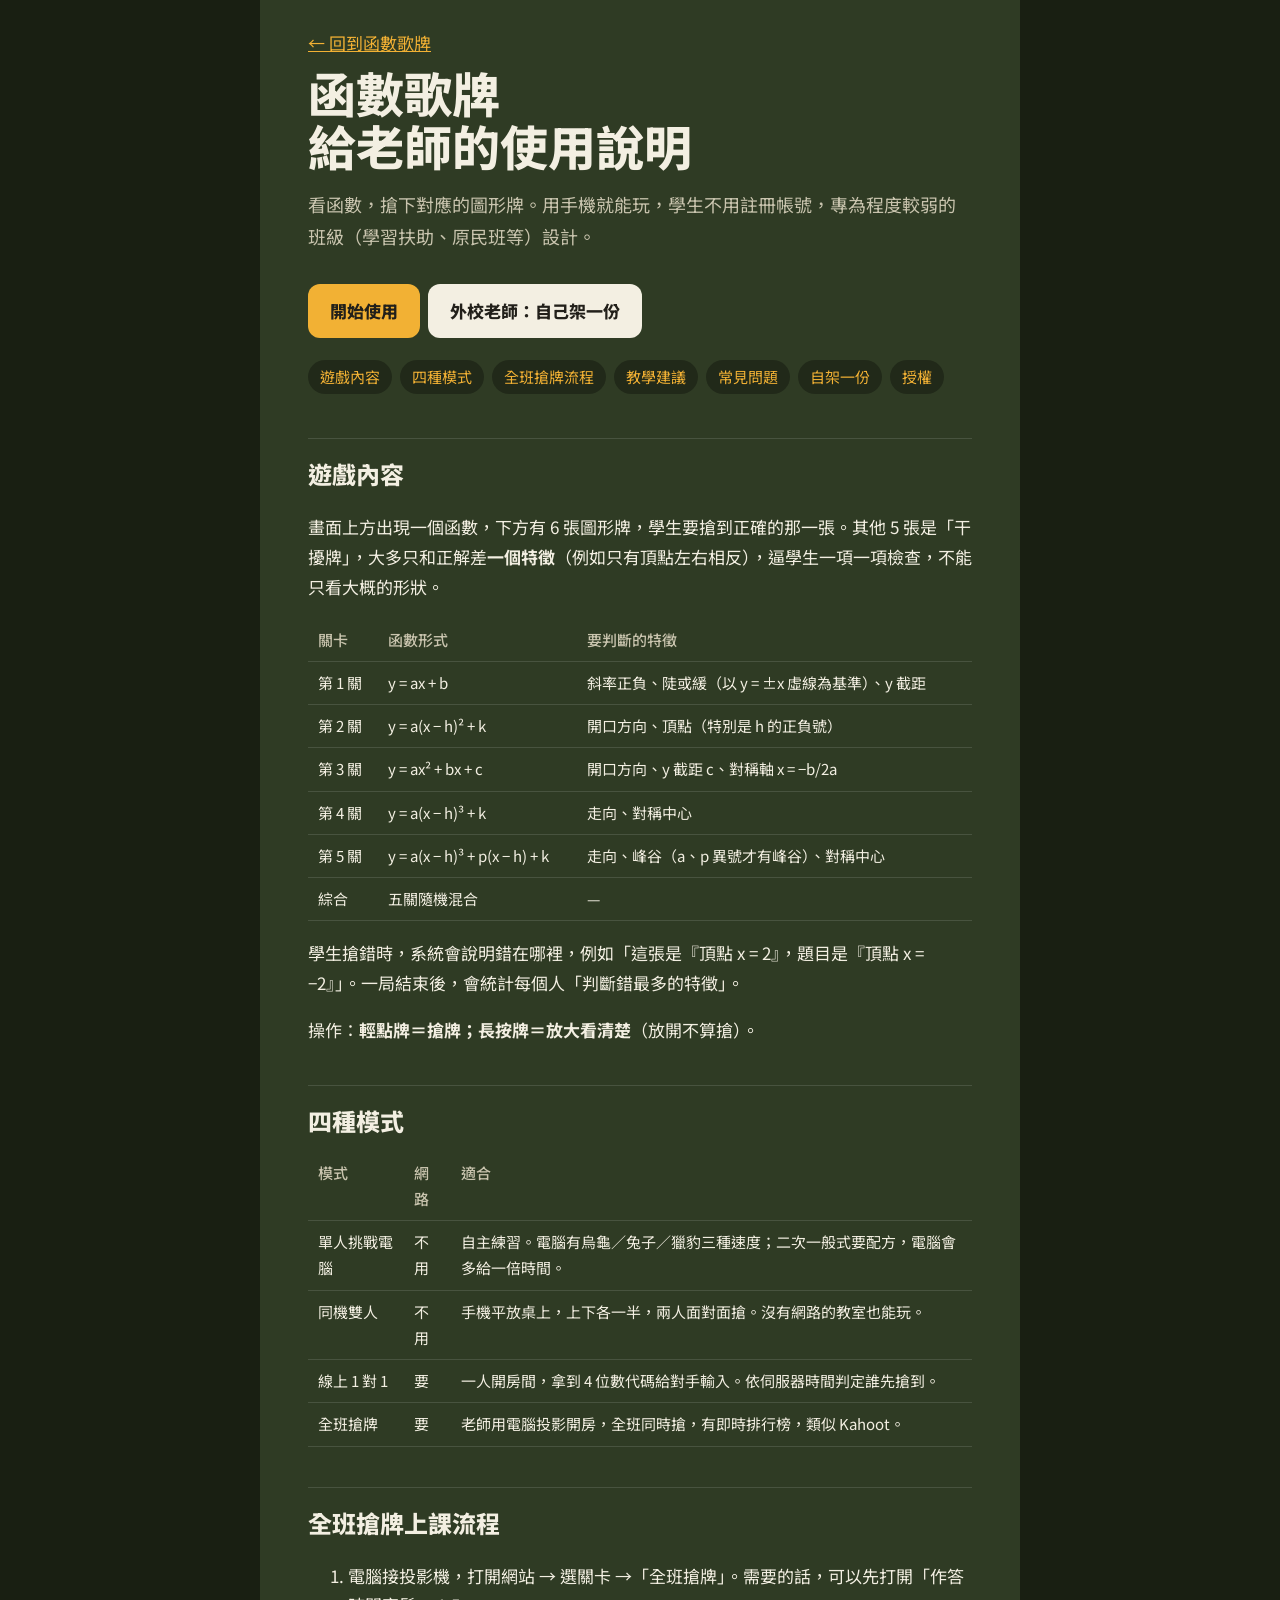
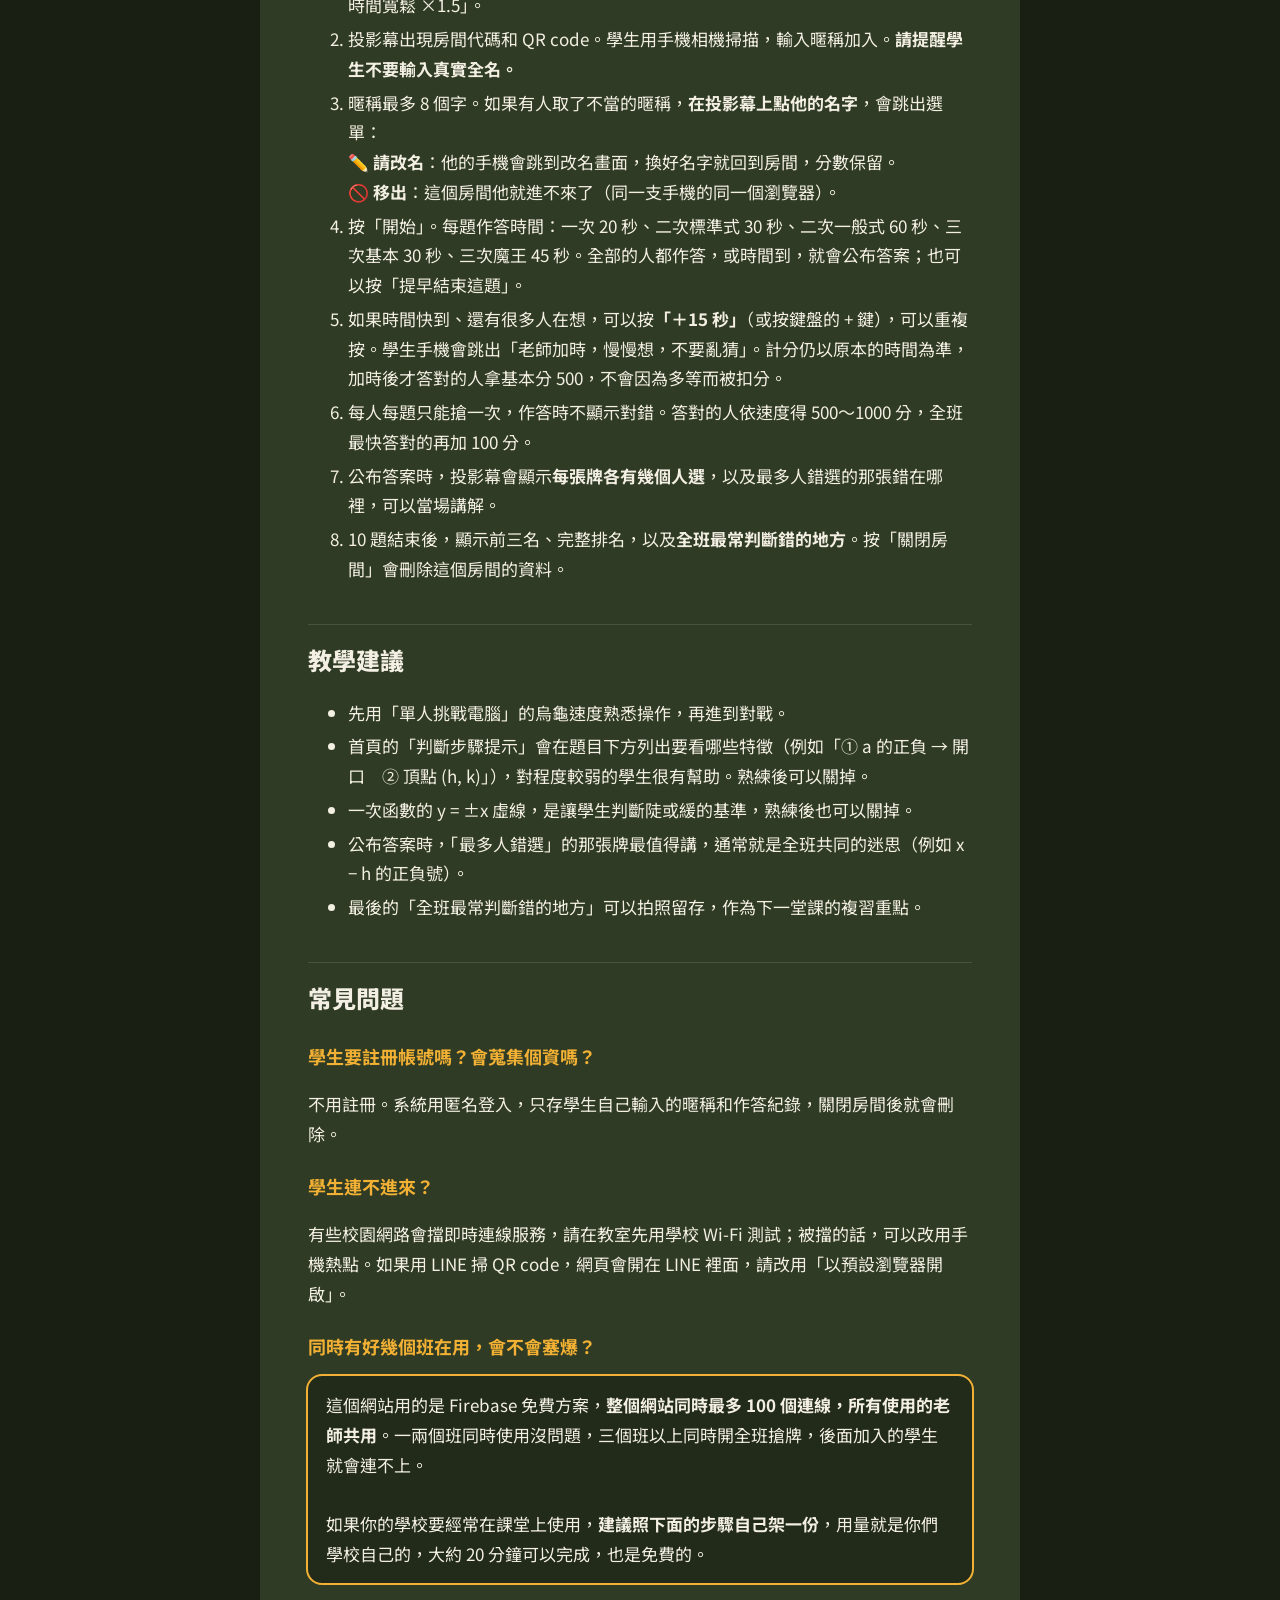
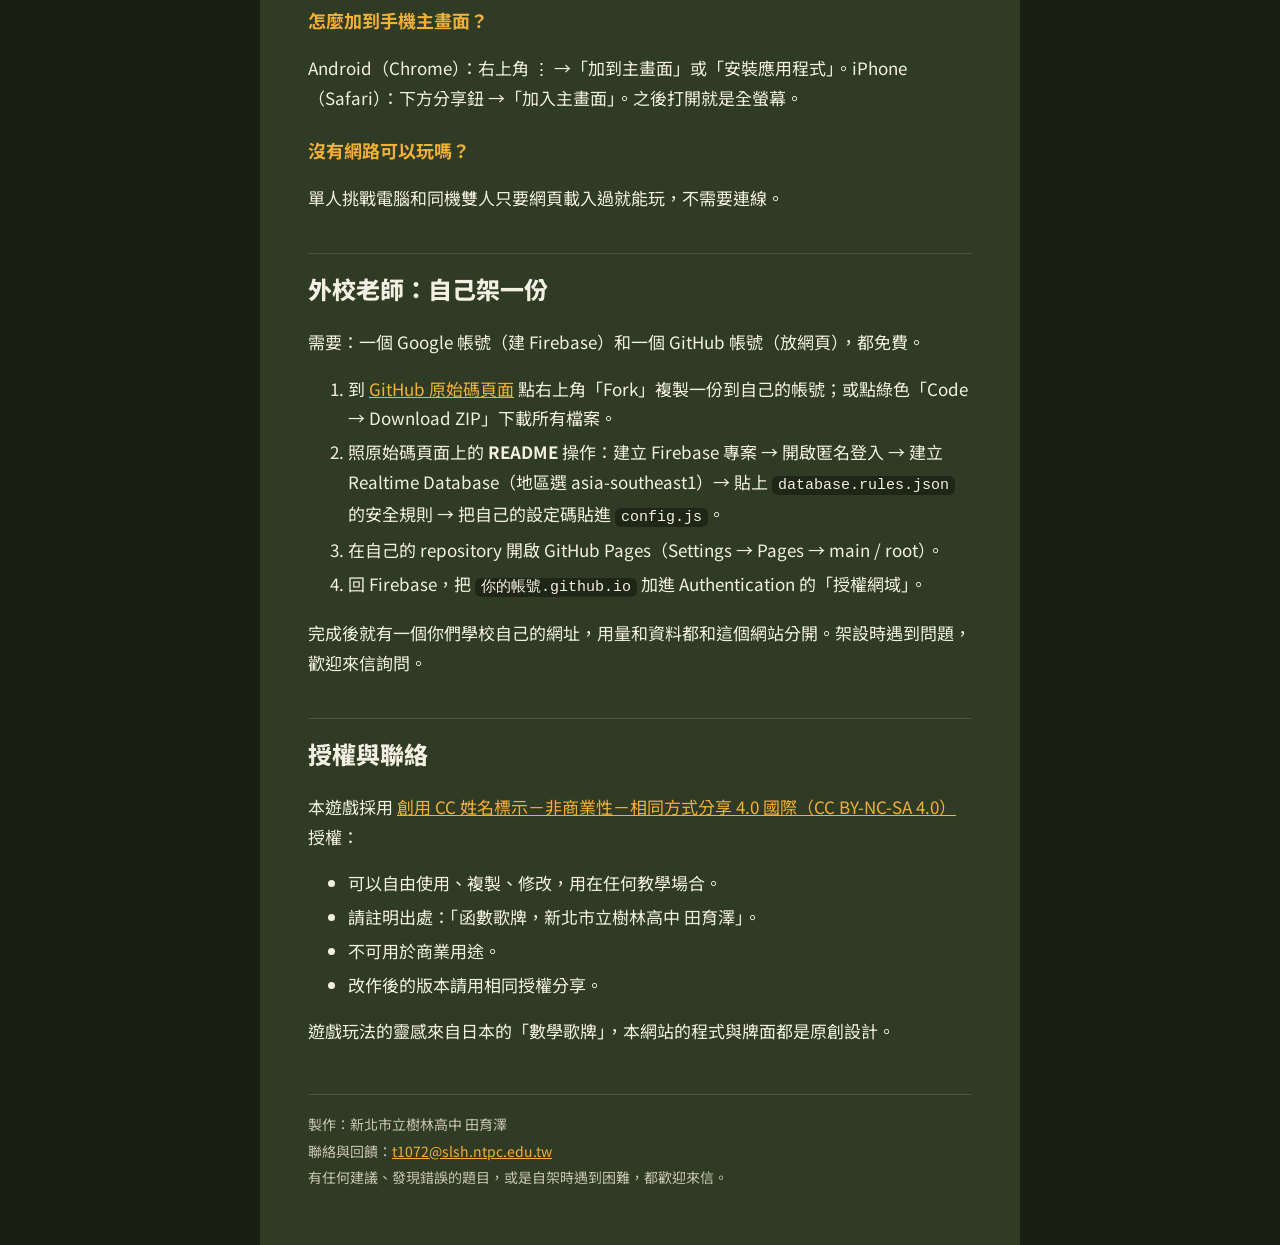
<file: guide.html>
<!DOCTYPE html>
<html lang="zh-Hant">
<head>
<meta charset="utf-8">
<meta name="viewport" content="width=device-width,initial-scale=1">
<meta name="theme-color" content="#191f12">
<title>函數歌牌｜給老師的使用說明</title>
<link rel="icon" href="icon-192.png">
<link rel="preconnect" href="https://fonts.googleapis.com">
<link href="https://fonts.googleapis.com/css2?family=Noto+Sans+TC:wght@500;800&display=swap" rel="stylesheet">
<style>
:root{--ground:#2f3b24;--edge:#191f12;--paper:#f3efe2;--muted:#c9c4ae;--A:#f2b134;--card:#fbf7ec;--ink:#22201a}
*{box-sizing:border-box}
body{margin:0;background:var(--edge);color:var(--paper);font:17px/1.75 "Noto Sans TC","PingFang TC","Microsoft JhengHei",sans-serif}
.wrap{max-width:760px;margin:0 auto;background:var(--ground);min-height:100vh;padding:28px clamp(18px,5vw,48px) 60px}
h1{font-size:clamp(34px,6vw,48px);line-height:1.1;margin:8px 0 6px;font-weight:800}
h2{font-size:24px;margin:40px 0 10px;font-weight:800;padding-top:14px;border-top:1px solid rgba(255,255,255,.12)}
h3{font-size:18px;margin:22px 0 6px;color:var(--A)}
p,li{color:var(--paper)}
.lead{color:var(--muted);font-size:18px}
a{color:var(--A)}
.btn{display:inline-block;margin:14px 8px 0 0;padding:12px 22px;border-radius:12px;background:var(--A);color:var(--ink);font-weight:800;text-decoration:none}
.btn.alt{background:var(--paper)}
.toc{display:flex;flex-wrap:wrap;gap:8px;margin:18px 0 0;padding:0;list-style:none}
.toc a{display:inline-block;padding:4px 12px;border-radius:999px;background:rgba(0,0,0,.3);text-decoration:none;font-size:15px}
table{width:100%;border-collapse:collapse;margin:10px 0;font-size:15px}
th,td{text-align:left;padding:8px 10px;border-bottom:1px solid rgba(255,255,255,.12);vertical-align:top}
th{color:var(--muted);font-weight:500}
.box{background:rgba(0,0,0,.28);border-radius:14px;padding:14px 18px;margin:14px 0}
.box.warn{border-left:0;outline:2px solid var(--A)}
code{background:rgba(0,0,0,.35);padding:1px 6px;border-radius:6px;font-size:15px}
ol li,ul li{margin:4px 0}
footer{margin-top:48px;padding-top:16px;border-top:1px solid rgba(255,255,255,.12);font-size:14px;color:var(--muted);line-height:1.9}
@media(max-width:600px){table{font-size:14px}th,td{padding:6px}}
</style>
</head>
<body>
<div class="wrap">
<a href="./">← 回到函數歌牌</a>
<h1>函數歌牌<br>給老師的使用說明</h1>
<p class="lead">看函數，搶下對應的圖形牌。用手機就能玩，學生不用註冊帳號，專為程度較弱的班級（學習扶助、原民班等）設計。</p>
<a class="btn" href="./">開始使用</a><a class="btn alt" href="#self-host">外校老師：自己架一份</a>
<ul class="toc"><li><a href="#what">遊戲內容</a></li><li><a href="#modes">四種模式</a></li><li><a href="#class">全班搶牌流程</a></li><li><a href="#tips">教學建議</a></li><li><a href="#faq">常見問題</a></li><li><a href="#self-host">自架一份</a></li><li><a href="#license">授權</a></li></ul>

<h2 id="what">遊戲內容</h2>
<p>畫面上方出現一個函數，下方有 6 張圖形牌，學生要搶到正確的那一張。其他 5 張是「干擾牌」，大多只和正解差<strong>一個特徵</strong>（例如只有頂點左右相反），逼學生一項一項檢查，不能只看大概的形狀。</p>
<table>
<tr><th>關卡</th><th>函數形式</th><th>要判斷的特徵</th></tr>
<tr><td>第 1 關</td><td>y = ax + b</td><td>斜率正負、陡或緩（以 y = ±x 虛線為基準）、y 截距</td></tr>
<tr><td>第 2 關</td><td>y = a(x − h)² + k</td><td>開口方向、頂點（特別是 h 的正負號）</td></tr>
<tr><td>第 3 關</td><td>y = ax² + bx + c</td><td>開口方向、y 截距 c、對稱軸 x = −b/2a</td></tr>
<tr><td>第 4 關</td><td>y = a(x − h)³ + k</td><td>走向、對稱中心</td></tr>
<tr><td>第 5 關</td><td>y = a(x − h)³ + p(x − h) + k</td><td>走向、峰谷（a、p 異號才有峰谷）、對稱中心</td></tr>
<tr><td>綜合</td><td>五關隨機混合</td><td>—</td></tr>
</table>
<p>學生搶錯時，系統會說明錯在哪裡，例如「這張是『頂點 x = 2』，題目是『頂點 x = −2』」。一局結束後，會統計每個人「判斷錯最多的特徵」。</p>
<p>操作：<strong>輕點牌＝搶牌；長按牌＝放大看清楚</strong>（放開不算搶）。</p>

<h2 id="modes">四種模式</h2>
<table>
<tr><th>模式</th><th>網路</th><th>適合</th></tr>
<tr><td>單人挑戰電腦</td><td>不用</td><td>自主練習。電腦有烏龜／兔子／獵豹三種速度；二次一般式要配方，電腦會多給一倍時間。</td></tr>
<tr><td>同機雙人</td><td>不用</td><td>手機平放桌上，上下各一半，兩人面對面搶。沒有網路的教室也能玩。</td></tr>
<tr><td>線上 1 對 1</td><td>要</td><td>一人開房間，拿到 4 位數代碼給對手輸入。依伺服器時間判定誰先搶到。</td></tr>
<tr><td>全班搶牌</td><td>要</td><td>老師用電腦投影開房，全班同時搶，有即時排行榜，類似 Kahoot。</td></tr>
</table>

<h2 id="class">全班搶牌上課流程</h2>
<ol>
<li>電腦接投影機，打開網站 → 選關卡 →「全班搶牌」。需要的話，可以先打開「作答時間寬鬆 ×1.5」。</li>
<li>投影幕出現房間代碼和 QR code。學生用手機相機掃描，輸入暱稱加入。<strong>請提醒學生不要輸入真實全名。</strong></li>
<li>暱稱最多 8 個字。如果有人取了不當的暱稱，<strong>在投影幕上點他的名字</strong>，會跳出選單：<br>✏️ <strong>請改名</strong>：他的手機會跳到改名畫面，換好名字就回到房間，分數保留。<br>🚫 <strong>移出</strong>：這個房間他就進不來了（同一支手機的同一個瀏覽器）。</li>
<li>按「開始」。每題作答時間：一次 20 秒、二次標準式 30 秒、二次一般式 60 秒、三次基本 30 秒、三次魔王 45 秒。全部的人都作答，或時間到，就會公布答案；也可以按「提早結束這題」。</li>
<li>如果時間快到、還有很多人在想，可以按<strong>「＋15 秒」</strong>（或按鍵盤的 + 鍵），可以重複按。學生手機會跳出「老師加時，慢慢想，不要亂猜」。計分仍以原本的時間為準，加時後才答對的人拿基本分 500，不會因為多等而被扣分。</li>
<li>每人每題只能搶一次，作答時不顯示對錯。答對的人依速度得 500～1000 分，全班最快答對的再加 100 分。</li>
<li>公布答案時，投影幕會顯示<strong>每張牌各有幾個人選</strong>，以及最多人錯選的那張錯在哪裡，可以當場講解。</li>
<li>10 題結束後，顯示前三名、完整排名，以及<strong>全班最常判斷錯的地方</strong>。按「關閉房間」會刪除這個房間的資料。</li>
</ol>

<h2 id="tips">教學建議</h2>
<ul>
<li>先用「單人挑戰電腦」的烏龜速度熟悉操作，再進到對戰。</li>
<li>首頁的「判斷步驟提示」會在題目下方列出要看哪些特徵（例如「① a 的正負 → 開口　② 頂點 (h, k)」），對程度較弱的學生很有幫助。熟練後可以關掉。</li>
<li>一次函數的 y = ±x 虛線，是讓學生判斷陡或緩的基準，熟練後也可以關掉。</li>
<li>公布答案時，「最多人錯選」的那張牌最值得講，通常就是全班共同的迷思（例如 x − h 的正負號）。</li>
<li>最後的「全班最常判斷錯的地方」可以拍照留存，作為下一堂課的複習重點。</li>
</ul>

<h2 id="faq">常見問題</h2>
<h3>學生要註冊帳號嗎？會蒐集個資嗎？</h3>
<p>不用註冊。系統用匿名登入，只存學生自己輸入的暱稱和作答紀錄，關閉房間後就會刪除。</p>
<h3>學生連不進來？</h3>
<p>有些校園網路會擋即時連線服務，請在教室先用學校 Wi-Fi 測試；被擋的話，可以改用手機熱點。如果用 LINE 掃 QR code，網頁會開在 LINE 裡面，請改用「以預設瀏覽器開啟」。</p>
<h3>同時有好幾個班在用，會不會塞爆？</h3>
<div class="box warn">這個網站用的是 Firebase 免費方案，<strong>整個網站同時最多 100 個連線，所有使用的老師共用</strong>。一兩個班同時使用沒問題，三個班以上同時開全班搶牌，後面加入的學生就會連不上。
<br><br>如果你的學校要經常在課堂上使用，<strong>建議照下面的步驟自己架一份</strong>，用量就是你們學校自己的，大約 20 分鐘可以完成，也是免費的。</div>
<h3>怎麼加到手機主畫面？</h3>
<p>Android（Chrome）：右上角 ⋮ →「加到主畫面」或「安裝應用程式」。iPhone（Safari）：下方分享鈕 →「加入主畫面」。之後打開就是全螢幕。</p>
<h3>沒有網路可以玩嗎？</h3>
<p>單人挑戰電腦和同機雙人只要網頁載入過就能玩，不需要連線。</p>

<h2 id="self-host">外校老師：自己架一份</h2>
<p>需要：一個 Google 帳號（建 Firebase）和一個 GitHub 帳號（放網頁），都免費。</p>
<ol>
<li>到 <a href="https://github.com/tyz0516/function-karuta" target="_blank" rel="noopener">GitHub 原始碼頁面</a> 點右上角「Fork」複製一份到自己的帳號；或點綠色「Code → Download ZIP」下載所有檔案。</li>
<li>照原始碼頁面上的 <strong>README</strong> 操作：建立 Firebase 專案 → 開啟匿名登入 → 建立 Realtime Database（地區選 asia-southeast1）→ 貼上 <code>database.rules.json</code> 的安全規則 → 把自己的設定碼貼進 <code>config.js</code>。</li>
<li>在自己的 repository 開啟 GitHub Pages（Settings → Pages → main / root）。</li>
<li>回 Firebase，把 <code>你的帳號.github.io</code> 加進 Authentication 的「授權網域」。</li>
</ol>
<p>完成後就有一個你們學校自己的網址，用量和資料都和這個網站分開。架設時遇到問題，歡迎來信詢問。</p>

<h2 id="license">授權與聯絡</h2>
<p>本遊戲採用 <a href="https://creativecommons.org/licenses/by-nc-sa/4.0/deed.zh-hant" target="_blank" rel="noopener">創用 CC 姓名標示－非商業性－相同方式分享 4.0 國際（CC BY-NC-SA 4.0）</a> 授權：</p>
<ul>
<li>可以自由使用、複製、修改，用在任何教學場合。</li>
<li>請註明出處：「函數歌牌，新北市立樹林高中 田育澤」。</li>
<li>不可用於商業用途。</li>
<li>改作後的版本請用相同授權分享。</li>
</ul>
<p>遊戲玩法的靈感來自日本的「數學歌牌」，本網站的程式與牌面都是原創設計。</p>
<footer>製作：新北市立樹林高中 田育澤<br>聯絡與回饋：<a href="mailto:t1072@slsh.ntpc.edu.tw">t1072@slsh.ntpc.edu.tw</a><br>有任何建議、發現錯誤的題目，或是自架時遇到困難，都歡迎來信。</footer>
</div>
</body>
</html>
</file>
